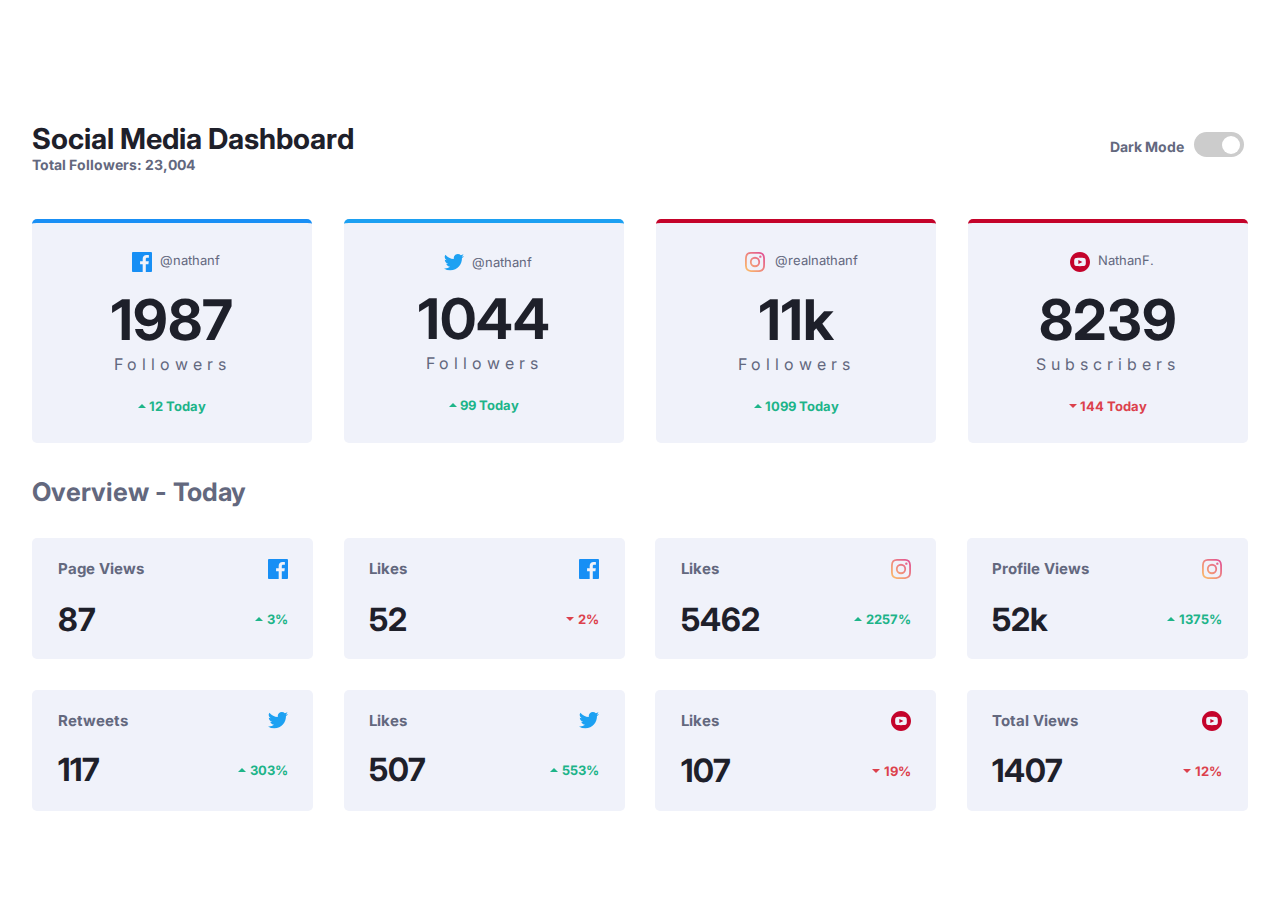
<file: index.html>
<!DOCTYPE html>
<html lang="en">
  <head>
    <meta charset="UTF-8" />
    <meta name="viewport" content="width=device-width, initial-scale=1.0" />
    <link
      rel="icon"
      type="image/png"
      sizes="32x32"
      href="./images/favicon-32x32.png" />
    <link rel="stylesheet" href="style.css" />
    <title>Social Media Dashboard</title>
  </head>
  <body>
    <div class="container">
      <nav>
        <div>
          <h1 class="nav-title">Social Media Dashboard</h1>
          <p class="ttl-follower">Total Followers: 23,004</p>
        </div>

        <div class="darkthemes">
          <div class="txt">
            <p class="theme-text">Dark Mode</p>
          </div>
          <div class="darktheme">
            <label for="checkbox" class="switch">
                <input type="checkbox" id="checkbox"  />
                <span class="slider"></span>
            </label>
          </div>
        </div>
      </nav>
      
      <header>
        <div class="card card-1">
          <div class="icon">
            <span
              ><img src="images/icon-facebook.svg" alt="icon-facebook"
            /></span>
            <p class="username">@nathanf</p>
          </div>
          <h1 class="followerNum">1987</h1>
          <p class="followerTxt">Followers</p>
          <div class="date">
            <img src="images/icon-up.svg" alt="icon-up" /> &nbsp;
            <p>12 Today</p>
          </div>
        </div>

        <div class="card card-2">
          <div class="icon">
            <span>
              <img src="images/icon-twitter.svg" alt="icon-twitter" />
            </span>
            <p class="username">@nathanf</p>
          </div>
          <h1 class="followerNum">1044</h1>
          <p class="followerTxt">Followers</p>
          <div class="date">
            <img src="images/icon-up.svg" alt="icon-down" />&nbsp;
            <p>99 Today</p>
          </div>
        </div>

        <div class="card card-3">
          <div class="icon">
            <span>
              <img src="images/icon-instagram.svg" alt="icon-instagram" />
            </span>
            <p class="username">@realnathanf</p>
          </div>
          <h1 class="followerNum">11k</h1>
          <p class="followerTxt">Followers</p>
          <div class="date">
            <img src="images/icon-up.svg" alt="icon-up" />&nbsp;
            <p>1099 Today</p>
          </div>
        </div>

        <div class="card card-4">
          <div class="icon">
            <span>
              <img src="images/icon-youtube.svg" alt="icon-youtube" />
            </span>
            <p class="username">NathanF.</p>
          </div>
          <h1 class="followerNum">8239</h1>
          <p class="followerTxt">Subscribers</p>
          <div class="date">
            <img src="images/icon-down.svg" alt="icon-down" />&nbsp;
            <p class="down">144 Today</p>
          </div>
        </div>
      </header>

      <h2 class="title">Overview - Today</h2>

      <div class="contents">
        <div class="content">
            <div class="page-viewNum">
                <p class="viewTxt">Page Views</p>
                <img
                src="images/icon-facebook.svg"
                alt=""
                class="view-icon" /> 
            </div>
            <div class="icons">
               
                <h3 class="viewsNum">87</h3>
                <div class="res">
                    <img src="images/icon-up.svg" alt="">&nbsp;
                    <p>3%</p>
                </div>
            </div>
        </div>
        <!--  -->
        <!--  -->
        <div class="content">
            <div class="page-viewNum">
                <p class="viewTxt">Likes</p>
                <img
                src="images/icon-facebook.svg"
                alt=""
                class="view-icon" /> 
            </div>
            <div class="icons">
               
                <h3 class="viewsNum">52</h3>
                <div class="res">
                    <img src="images/icon-down.svg" alt="">&nbsp;
                    <p class="down">2%</p>
                </div>
            </div>
        </div>
        <!--  -->
        <!--  -->
        <div class="content">
            <div class="page-viewNum">
                <p class="viewTxt">Likes</p>
                <img
                src="images/icon-instagram.svg"
                alt=""
                class="view-icon" /> 
            </div>
            <div class="icons">
               
                <h3 class="viewsNum">5462</h3>
                <div class="res">
                    <img src="images/icon-up.svg" alt="">&nbsp;
                    <p>2257%</p>
                </div>
            </div>
        </div>
        <!--  -->
        <!--  -->
        <div class="content">
            <div class="page-viewNum">
                <p class="viewTxt">Profile Views</p>
                <img
                src="images/icon-instagram.svg"
                alt=""
                class="view-icon" /> 
            </div>
            <div class="icons">
               
                <h3 class="viewsNum">52k</h3>
                <div class="res">
                    <img src="images/icon-up.svg" alt="">&nbsp;
                    <p>1375%</p>
                </div>
            </div>
        </div>
        <!--  -->
        <!--  -->
        <div class="content">
            <div class="page-viewNum">
                <p class="viewTxt">Retweets</p>
                <img
                src="images/icon-twitter.svg"
                alt=""
                class="view-icon" /> 
            </div>
            <div class="icons">
               
                <h3 class="viewsNum">117</h3>
                <div class="res">
                    <img src="images/icon-up.svg" alt="">&nbsp;
                    <p>303%</p>
                </div>
            </div>
        </div>
        <!--  -->
        <!--  -->
        <div class="content">
            <div class="page-viewNum">
                <p class="viewTxt">Likes</p>
                <img
                src="images/icon-twitter.svg"
                alt=""
                class="view-icon" /> 
            </div>
            <div class="icons">
               
                <h3 class="viewsNum">507</h3>
                <div class="res">
                    <img src="images/icon-up.svg" alt="">&nbsp;
                    <p>553%</p>
                </div>
            </div>
        </div>
        <!--  -->
        <!--  -->
        <div class="content">
            <div class="page-viewNum">
                <p class="viewTxt">Likes</p>
                <img
                src="images/icon-youtube.svg"
                alt=""
                class="view-icon" /> 
            </div>
            <div class="icons">
               
                <h3 class="viewsNum">107</h3>
                <div class="res">
                    <img src="images/icon-down.svg" alt="">&nbsp;
                    <p class="down">19%</p>
                </div>
            </div>
        </div>
        <!--  -->
        <!--  -->
        <div class="content">
            <div class="page-viewNum">
                <p class="viewTxt"> Total Views</p>
                <img
                src="images/icon-youtube.svg"
                alt=""
                class="view-icon" /> 
            </div>
            <div class="icons">
               
                <h3 class="viewsNum">1407</h3>
                <div class="res">
                    <img src="images/icon-down.svg" alt="">&nbsp;
                    <p class="down">12%</p>
                </div>
            </div>
        </div>
    </div>

    <script src="app.js"></script>
  </body>
</html>
</file>
<file: style.css>
@import url("https://fonts.googleapis.com/css2?family=Inter:ital,opsz,wght@0,14..32,100..900;1,14..32,100..900&display=swap");

* {
  padding: 0;
  margin: 0;
  box-sizing: border-box;
  font-family: "Inter", sans-serif;
}

body {
  background-color: hsl(0, 0%, 100%);
  color: hsl(230, 17%, 14%);
  display: flex;
  justify-content: center;
  align-items: center;
  transition: all ease-in 0.25s;
}
.body-dark {
  background-color: hsl(230, 17%, 14%);
}
.container {
  width: 78%;
  display: flex;
  flex-direction: column;
}

nav {
  width: 100%;
  display: flex;
  justify-content: space-between;
  align-items: center;
  padding: 2em 0;
  padding-bottom: 2.9em;
}
nav .nav-title {
  font-size: 1.8rem;
  color: hsl(230, 17%, 14%);
}

nav .nav-titleDark {
  color: #fff;
}

nav .theme-text,
nav .ttl-follower {
  font-size: 14px;
  font-weight: bold;
  color: hsl(228, 12%, 44%);
  margin-top: 0px;
}

.darkthemes {
  display: flex;
  justify-content: space-between;
  align-items: center;
  margin-right: -6px;
}

.switch {
  display: inline-block;
  width: 50px;
  height: 25px;
  margin: 0 10px;
  position: relative;
}
.slider {
  position: absolute;
  top: 0;
  left: 0;
  right: 0;
  bottom: 0;
  background-color: #ccc;
  transition: 0.4s;
  border-radius: 30px;
  cursor: pointer;
}

.switch input {
  display: none;
}

.slider::before {
  content: "";
  height: 18px;
  width: 18px;
  border-radius: 50%;
  background-color: #fff;
  position: absolute;
  left: 28px;
  bottom: 3.5px;
  cursor: pointer;
  transition: 0.5s;
}

input:checked + .slider {
  background-image: linear-gradient(
    to right,
    hsl(210, 78%, 56%),
    hsl(146, 68%, 55%)
  );
}

input:checked + .slider::before {
  transform: translateX(-24px);
  background-color: hsl(230, 17%, 14%);
}

header {
  display: grid;
  grid-template-columns: repeat(4, 1fr);
  gap: 2em;
}

.card {
  background-color: hsl(227, 47%, 96%);
  display: flex;
  flex-direction: column;
  justify-content: center;
  align-items: center;
  text-align: center;
  padding: 1.8em 4em;
  max-width: 255px;
  min-width: 100%;
  border-top: 4px solid hsl(348, 97%, 39%);
  border-radius: 5px;
  transition: all 0.1s ease-in-out;
}

.card:hover {
  cursor: pointer;
  background-color: hsl(227, 16%, 89%);
}

.cardinDark {
  background-color: hsl(228, 28%, 20%);
}

.cardinDark:hover{
  background-color: hsl(228, 22%, 27%);

}

.icon {
  display: flex;
}
.icon .username {
  color: hsl(228, 12%, 44%);
  margin-left: 10%;
  font-size: 13px;
}

.card .followerNum {
  font-size: 3.7rem;
  font-weight: 700;
  margin-top: 10px;
}

.card .followerNum-Dark {
  color: white;
}

.card .followerTxt {
  font-size: 16px;
  letter-spacing: 5px;
  text-align: center;
  color: hsl(228, 12%, 44%);
}

.card .date {
  color: hsl(163, 72%, 41%);

  font-size: 13px;
  font-weight: bold;
  display: flex;
  justify-content: center;
  align-items: center;
  margin-top: 1.85em;
}

.down {
  color: hsl(356, 69%, 56%);
}

.card-1 {
  border-top: 4px solid hsl(208, 92%, 53%);
}
.card-2 {
  border-top: 4px solid hsl(203, 89%, 53%);
}

.card-4 {
  border-top: 4px solid hsl(348, 97%, 39%);
}

.card .followerNum {
  font-size: 3.5rem;
  font-weight: 700;
}

/*  */

.title {
  font-size: 1.6rem;
  font-weight: bold;
  color: hsl(228, 12%, 44%);
  margin: 1.2em 0;
  margin-top: 1.3em;
}

.title-Dark {
  color: white;
}

.contents {
  display: grid;
  grid-template-columns: repeat(4, 1fr);
  grid-template-rows: repeat(2, 1fr);

  gap: 1.9em;
}

.content {
  display: flex;
  flex-direction: column;
  background-color: hsl(227, 47%, 96%);
  gap: 1.3em;
  padding: 1.3em 1.6em;
  border-radius: 5px;
  transition: all 0.1s ease-in-out;
}

.content:hover {
  cursor: pointer;
  background-color: hsl(227, 16%, 89%);
}

.content-Dark {
  background-color: hsl(228, 28%, 20%);
}

.content-Dark:hover {
  background-color: hsl(228, 22%, 27%);

}

.viewTxt {
  font-size: 15px;
  font-weight: bold;
  color: hsl(228, 12%, 44%);
}

.viewsNum {
  font-size: 2rem;
  font-weight: bold;
}
.viewsNum-Dark {
  color: white;
}
.page-viewNum,
.icons {
  display: flex;
  justify-content: space-between;
  align-items: center;
}

.res {
  display: flex;
  justify-content: center;
  align-items: center;
}

.res p {
  color: hsl(163, 72%, 41%);
  font-size: 13px;
  font-weight: bold;
}

.res .down {
  color: hsl(356, 69%, 56%);
}

/*  */

@media screen and (width<=80em) {
  body {
    height: 100vh;
  }
  .container {
    width: 95%;
  }
  @media screen and (width<760px) {
    body {
      height: auto;
    }

    nav {
      width: 100%;
      display: flex;
      flex-direction: column;
      justify-content: start;
      align-items: start;
    }
    nav .nav-title {
      font-size: 1.65rem;
      font-weight: bold;
    }
    .darkthemes {
      width: 100%;
      display: flex;
      justify-content: space-between;
      align-items: center;
      margin-top: 1.6em;
      
    }
    nav .theme-text {
      font-size: 1em;
    }
    header {
      display: grid;
      grid-template-columns: repeat(1, 1fr);
      grid-template-rows: repeat(4, 1fr);
      gap: 2em;
    }

    .contents {
      display: grid;
      grid-template-columns: repeat(1, 1fr);
      grid-template-rows: repeat(4, 1fr);

      gap: 1.9em;
      margin-bottom: 2.3em;
    }
  }
}
</file>
